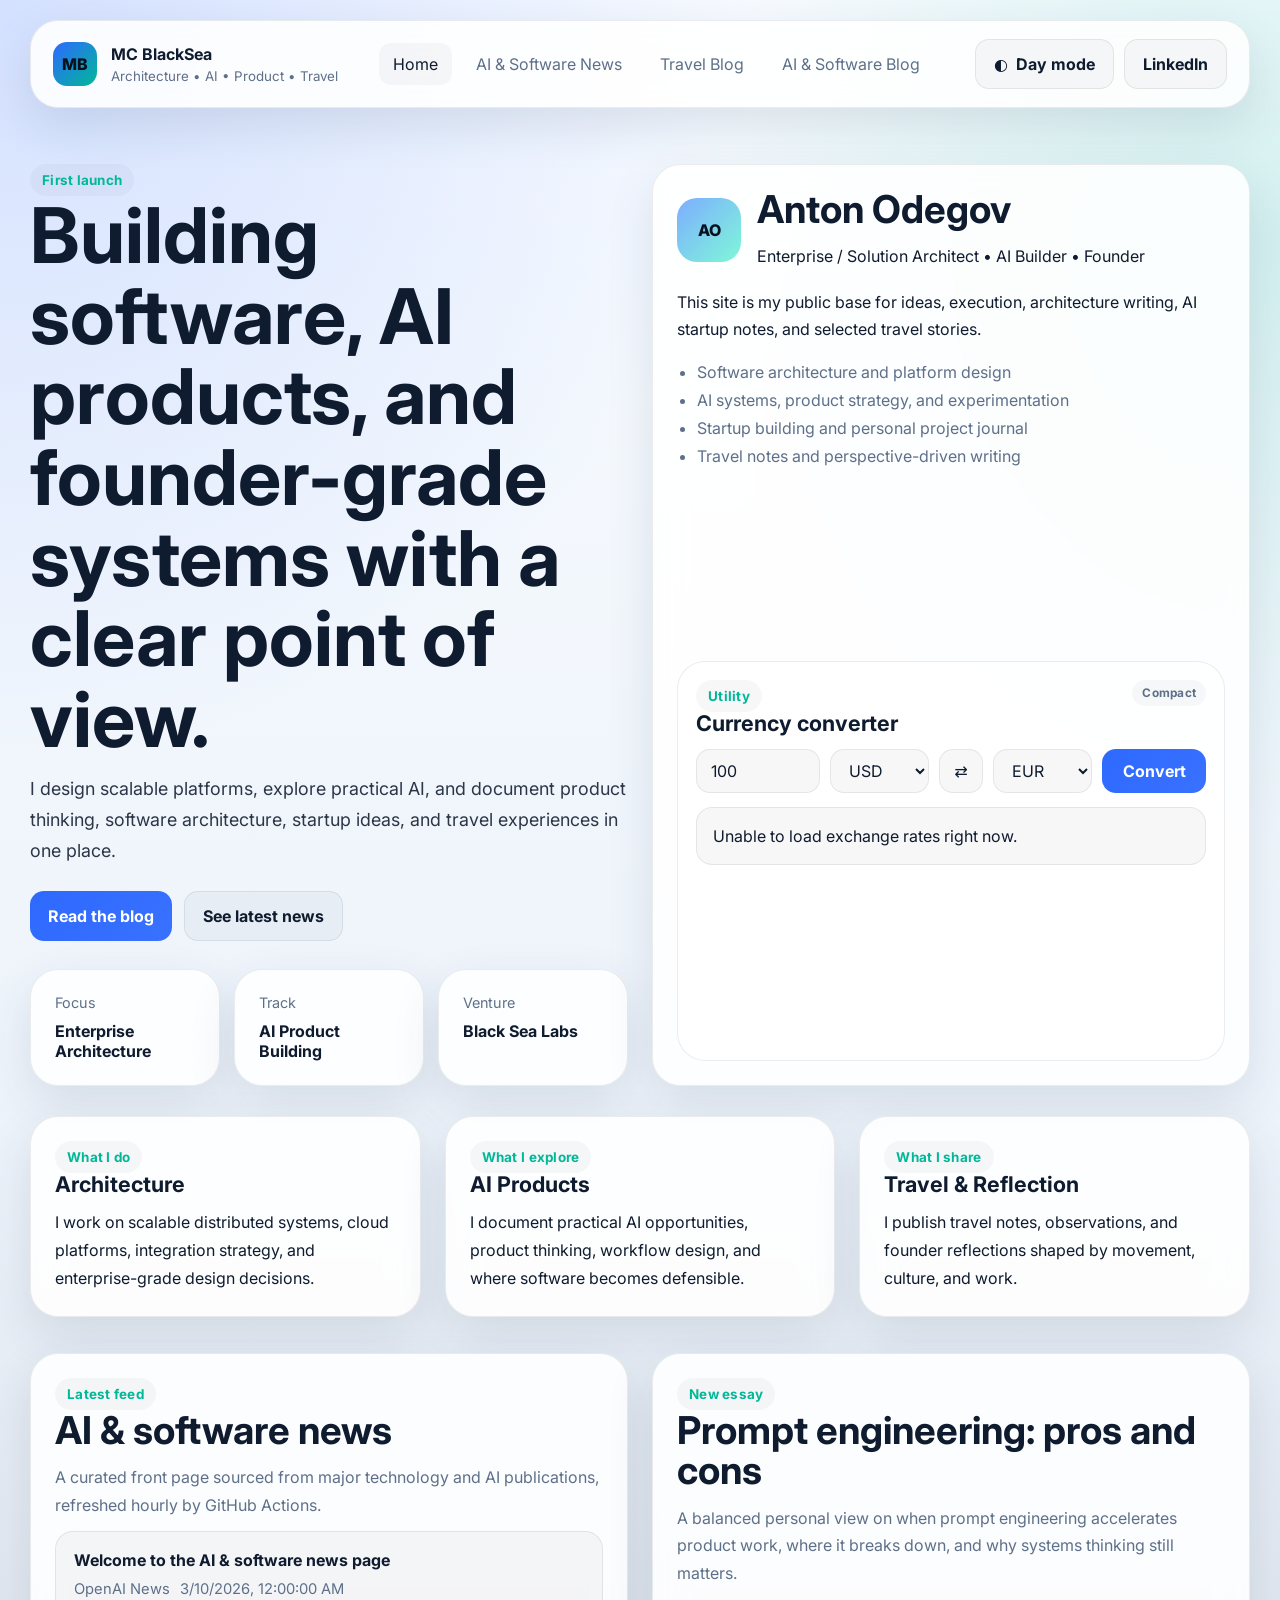
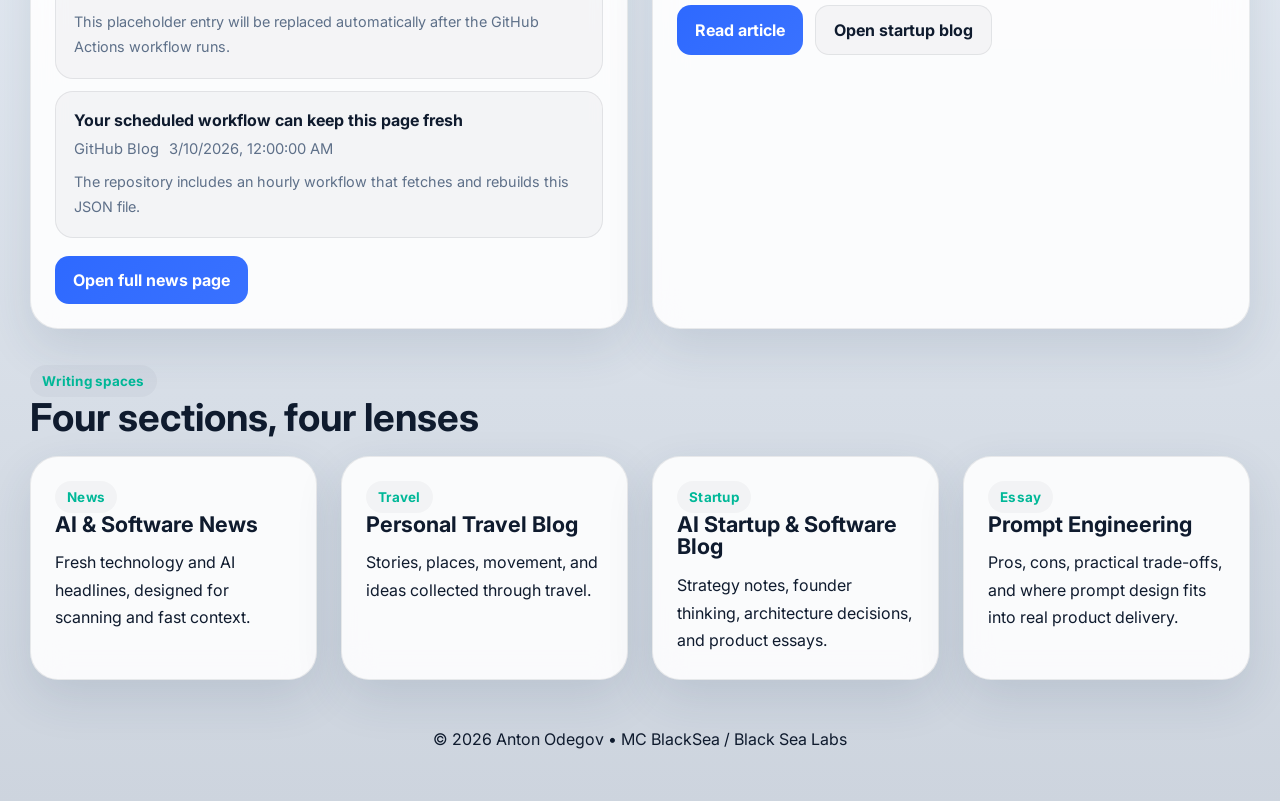
<file: index.html>
<!DOCTYPE html>
<html lang="en" data-theme="dark">
<head>
  <meta charset="UTF-8" />
  <meta name="viewport" content="width=device-width, initial-scale=1.0" />
  <title>Anton Odegov | Architect, AI Builder, Founder</title>
  <meta name="description" content="Personal website of Anton Odegov — enterprise architecture, AI products, software strategy, travel notes, and startup thinking." />
  <link rel="preconnect" href="https://fonts.googleapis.com">
  <link rel="preconnect" href="https://fonts.gstatic.com" crossorigin>
  <link href="https://fonts.googleapis.com/css2?family=Inter:wght@400;500;600;700;800&display=swap" rel="stylesheet">
  <link rel="stylesheet" href="assets/styles.css" />
</head>
<body>
  <div class="site-shell">
    <header class="site-header glass">
      <a class="brand" href="index.html">
        <span class="brand-mark">MB</span>
        <span>
          <strong>MC BlackSea</strong>
          <small>Architecture • AI • Product • Travel</small>
        </span>
      </a>
      <nav class="main-nav">
        <a href="index.html" class="active">Home</a>
        <a href="news.html">AI & Software News</a>
        <a href="travel.html">Travel Blog</a>
        <a href="startup.html">AI & Software Blog</a>
      </nav>
      <div class="header-actions">
        <button class="theme-toggle button button-ghost" type="button" id="themeToggle" aria-label="Toggle day and night mode">
          <span class="theme-toggle-icon">◐</span>
          <span id="themeToggleText">Night mode</span>
        </button>
        <a class="button button-ghost" href="https://www.linkedin.com/in/anton-odegov/" target="_blank" rel="noreferrer">LinkedIn</a>
      </div>
    </header>

    <main>
      <section class="hero grid-2">
        <div>
          <div class="eyebrow">First launch</div>
          <h1>Building software, AI products, and founder-grade systems with a clear point of view.</h1>
          <p class="lead">
            I design scalable platforms, explore practical AI, and document product thinking, software architecture,
            startup ideas, and travel experiences in one place.
          </p>
          <div class="hero-actions">
            <a class="button" href="startup.html">Read the blog</a>
            <a class="button button-ghost" href="news.html">See latest news</a>
          </div>
          <div class="hero-metrics">
            <div class="metric-card glass"><span>Focus</span><strong>Enterprise Architecture</strong></div>
            <div class="metric-card glass"><span>Track</span><strong>AI Product Building</strong></div>
            <div class="metric-card glass"><span>Venture</span><strong>Black Sea Labs</strong></div>
          </div>
        </div>
        <aside class="profile-card glass hero-side-stack">
          <div>
            <div class="profile-top">
              <div class="avatar">AO</div>
              <div>
                <h2>Anton Odegov</h2>
                <p>Enterprise / Solution Architect • AI Builder • Founder</p>
              </div>
            </div>
            <p>
              This site is my public base for ideas, execution, architecture writing, AI startup notes, and selected travel stories.
            </p>
            <ul class="check-list">
              <li>Software architecture and platform design</li>
              <li>AI systems, product strategy, and experimentation</li>
              <li>Startup building and personal project journal</li>
              <li>Travel notes and perspective-driven writing</li>
            </ul>
          </div>

          <section class="mini-converter card subtle-panel compact-converter">
            <div class="panel-head">
              <div>
                <div class="card-kicker">Utility</div>
                <h3>Currency converter</h3>
              </div>
              <span class="tiny-pill">Compact</span>
            </div>
            <form id="converter-form" class="compact-converter-form">
              <div class="inline-fields">
                <input id="amount" type="number" value="100" min="0" step="0.01" aria-label="Amount" />
                <select id="fromCurrency" aria-label="From currency"></select>
                <button class="swap-button" id="swapCurrencies" type="button" aria-label="Swap currencies">⇄</button>
                <select id="toCurrency" aria-label="To currency"></select>
                <button class="button compact-button" type="submit">Convert</button>
              </div>
            </form>
            <div id="converterResult" class="compact-result">Loading latest rates…</div>
            <p class="small muted" id="converterMeta"></p>
          </section>
        </aside>
      </section>

      <section class="section grid-3">
        <article class="card glass feature-card">
          <div class="card-kicker">What I do</div>
          <h3>Architecture</h3>
          <p>I work on scalable distributed systems, cloud platforms, integration strategy, and enterprise-grade design decisions.</p>
        </article>
        <article class="card glass feature-card">
          <div class="card-kicker">What I explore</div>
          <h3>AI Products</h3>
          <p>I document practical AI opportunities, product thinking, workflow design, and where software becomes defensible.</p>
        </article>
        <article class="card glass feature-card">
          <div class="card-kicker">What I share</div>
          <h3>Travel & Reflection</h3>
          <p>I publish travel notes, observations, and founder reflections shaped by movement, culture, and work.</p>
        </article>
      </section>

      <section class="section grid-2">
        <article class="card glass">
          <div class="card-kicker">Latest feed</div>
          <h2>AI & software news</h2>
          <p class="muted">A curated front page sourced from major technology and AI publications, refreshed hourly by GitHub Actions.</p>
          <div id="newsPreview" class="news-preview-list"></div>
          <div class="button-row top-gap">
            <a class="button" href="news.html">Open full news page</a>
          </div>
        </article>

        <article class="card glass featured-essay">
          <div class="card-kicker">New essay</div>
          <h2>Prompt engineering: pros and cons</h2>
          <p class="muted">A balanced personal view on when prompt engineering accelerates product work, where it breaks down, and why systems thinking still matters.</p>
          <div class="button-row top-gap">
            <a class="button" href="prompt-engineering-pros-and-cons.html">Read article</a>
            <a class="button button-ghost" href="startup.html">Open startup blog</a>
          </div>
        </article>
      </section>

      <section class="section">
        <div class="section-head">
          <div>
            <div class="eyebrow">Writing spaces</div>
            <h2>Four sections, four lenses</h2>
          </div>
        </div>
        <div class="grid-4 cards-grid-4">
          <a class="card glass page-tile" href="news.html">
            <span class="tile-tag">News</span>
            <h3>AI & Software News</h3>
            <p>Fresh technology and AI headlines, designed for scanning and fast context.</p>
          </a>
          <a class="card glass page-tile" href="travel.html">
            <span class="tile-tag">Travel</span>
            <h3>Personal Travel Blog</h3>
            <p>Stories, places, movement, and ideas collected through travel.</p>
          </a>
          <a class="card glass page-tile" href="startup.html">
            <span class="tile-tag">Startup</span>
            <h3>AI Startup & Software Blog</h3>
            <p>Strategy notes, founder thinking, architecture decisions, and product essays.</p>
          </a>
          <a class="card glass page-tile" href="prompt-engineering-pros-and-cons.html">
            <span class="tile-tag">Essay</span>
            <h3>Prompt Engineering</h3>
            <p>Pros, cons, practical trade-offs, and where prompt design fits into real product delivery.</p>
          </a>
        </div>
      </section>
    </main>

    <footer class="site-footer">
      <p>© <span id="year"></span> Anton Odegov • MC BlackSea / Black Sea Labs</p>
    </footer>
  </div>

  <script src="assets/script.js"></script>
</body>
</html>
</file>
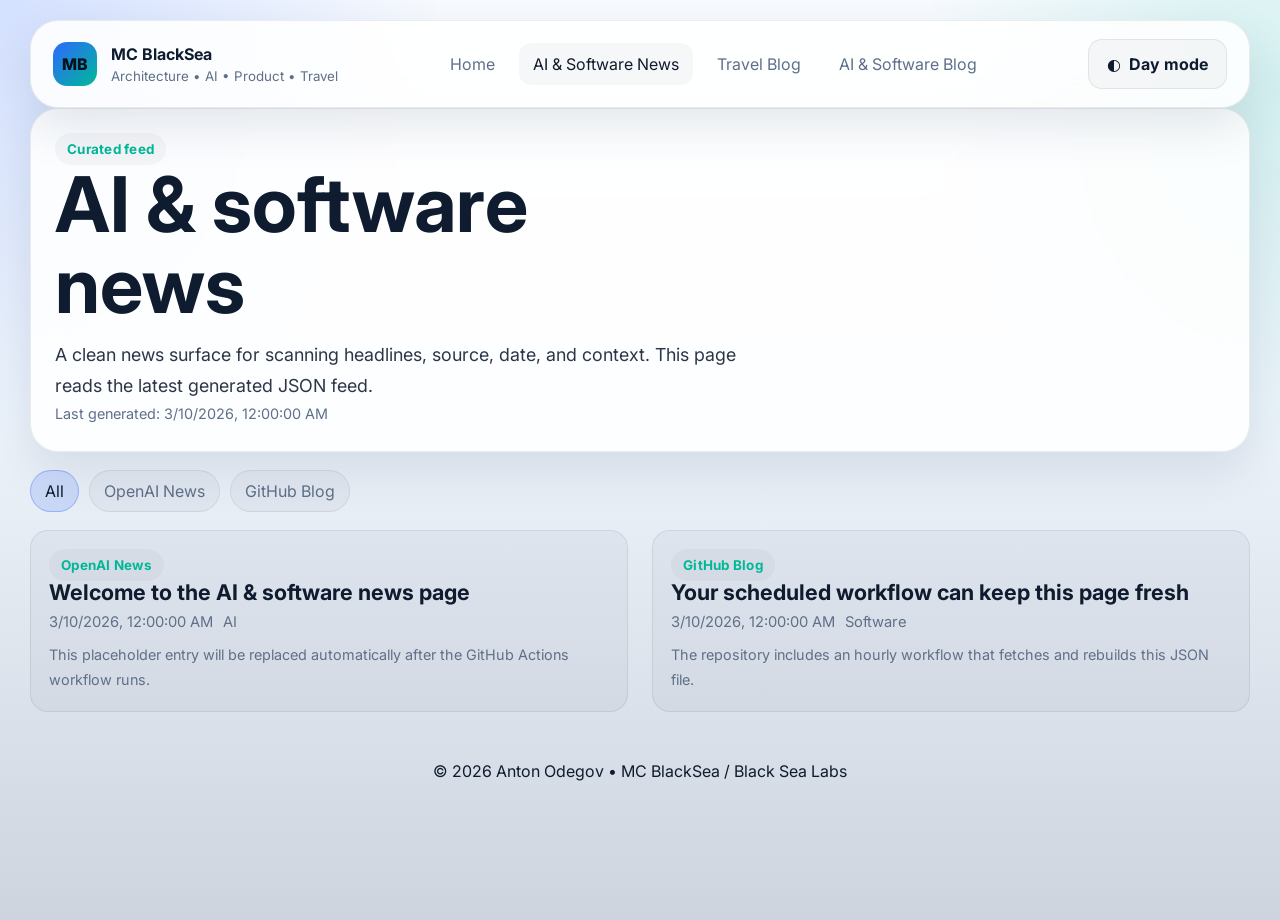
<file: news.html>
<!DOCTYPE html>
<html lang="en" data-theme="dark">
<head>
  <meta charset="UTF-8" />
  <meta name="viewport" content="width=device-width, initial-scale=1.0" />
  <title>AI & Software News | MC BlackSea</title>
  <meta name="description" content="AI and software news, refreshed from curated feeds and published on GitHub Pages." />
  <link rel="preconnect" href="https://fonts.googleapis.com">
  <link rel="preconnect" href="https://fonts.gstatic.com" crossorigin>
  <link href="https://fonts.googleapis.com/css2?family=Inter:wght@400;500;600;700;800&display=swap" rel="stylesheet">
  <link rel="stylesheet" href="assets/styles.css" />
</head>
<body>
  <div class="site-shell">
    <header class="site-header glass">
      <a class="brand" href="index.html">
        <span class="brand-mark">MB</span>
        <span><strong>MC BlackSea</strong><small>Architecture • AI • Product • Travel</small></span>
      </a>
      <nav class="main-nav">
        <a href="index.html">Home</a>
        <a href="news.html" class="active">AI & Software News</a>
        <a href="travel.html">Travel Blog</a>
        <a href="startup.html">AI & Software Blog</a>
      </nav>
      <div class="header-actions">
        <button class="theme-toggle button button-ghost" type="button" id="themeToggle" aria-label="Toggle day and night mode">
          <span class="theme-toggle-icon">◐</span>
          <span id="themeToggleText">Night mode</span>
        </button>
      </div>
    </header>

    <main>
      <section class="page-hero glass">
        <div class="eyebrow">Curated feed</div>
        <h1>AI & software news</h1>
        <p class="lead">A clean news surface for scanning headlines, source, date, and context. This page reads the latest generated JSON feed.</p>
        <p class="small muted" id="newsUpdatedAt">Loading refresh time…</p>
      </section>

      <section class="section">
        <div id="newsFilters" class="chip-row"></div>
        <div id="newsGrid" class="news-grid"></div>
      </section>
    </main>

    <footer class="site-footer">
      <p>© <span id="year"></span> Anton Odegov • MC BlackSea / Black Sea Labs</p>
    </footer>
  </div>

  <script src="assets/script.js"></script>
</body>
</html>
</file>
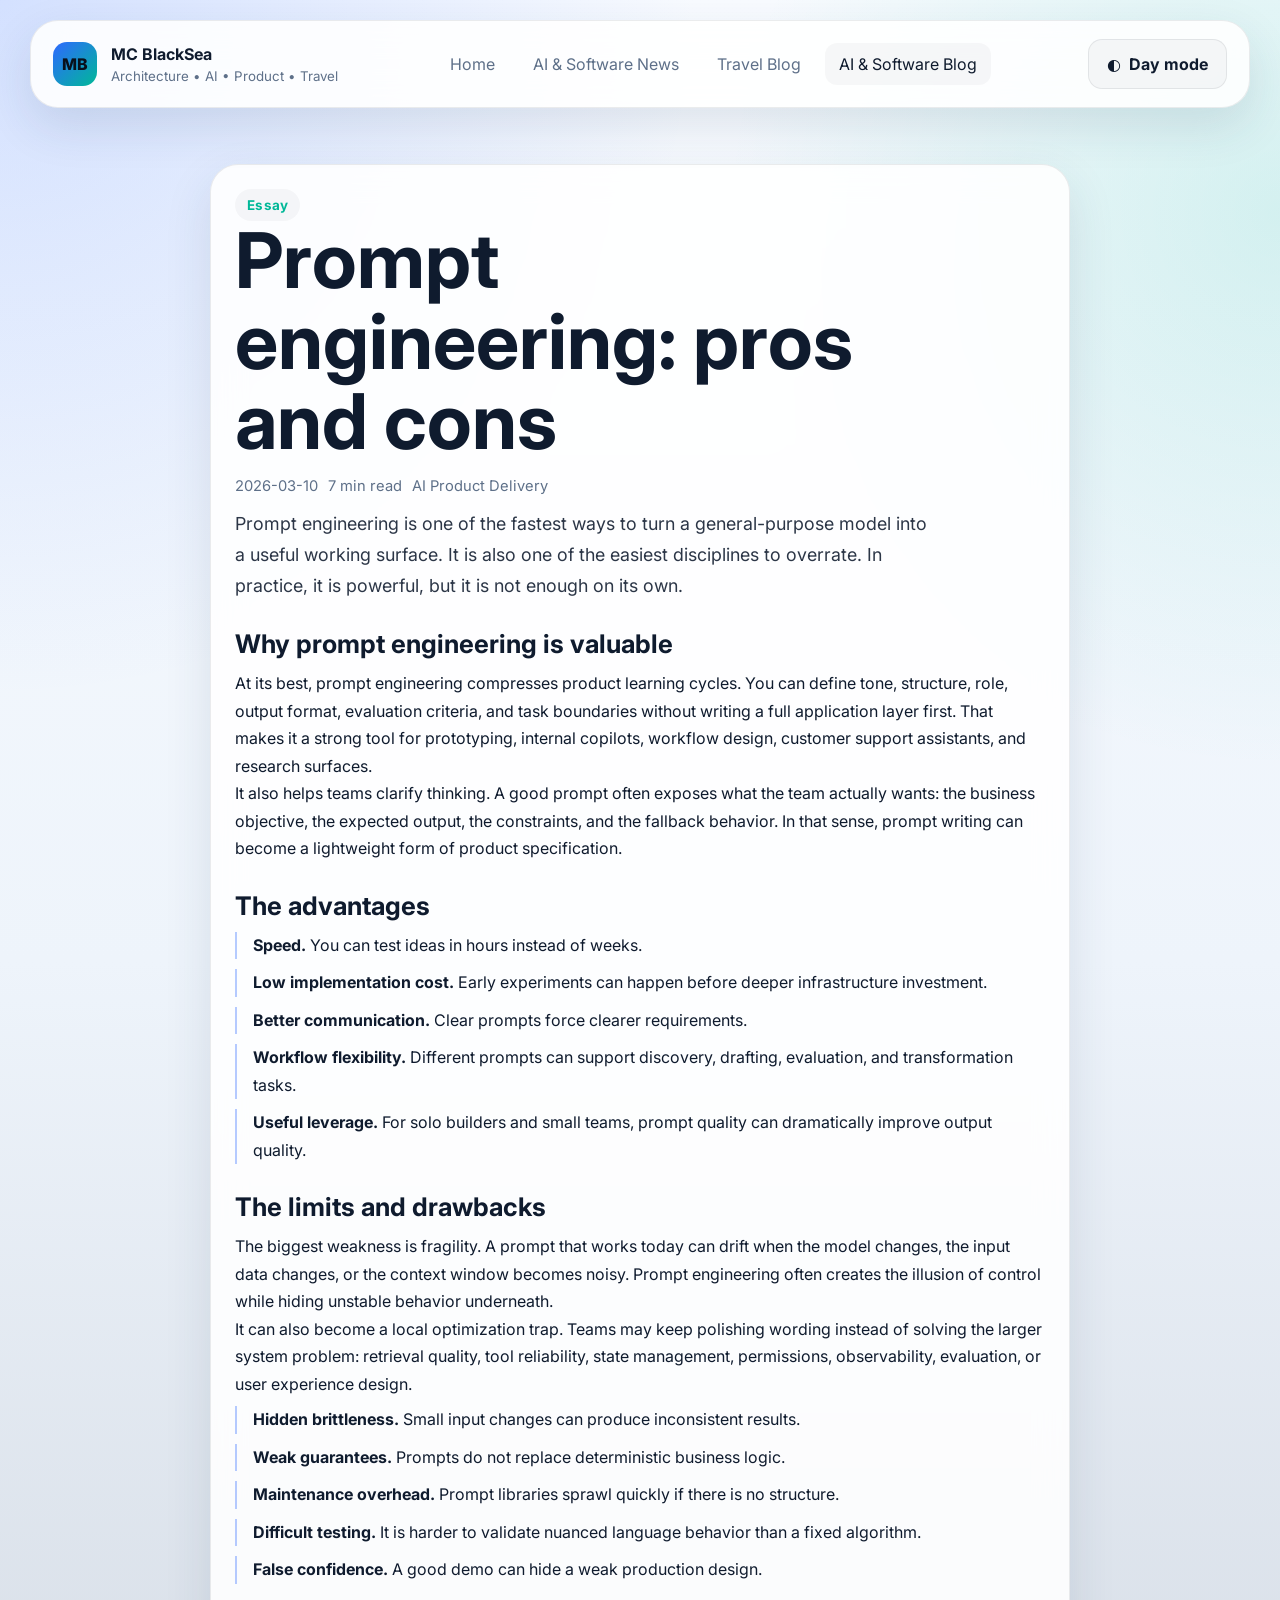
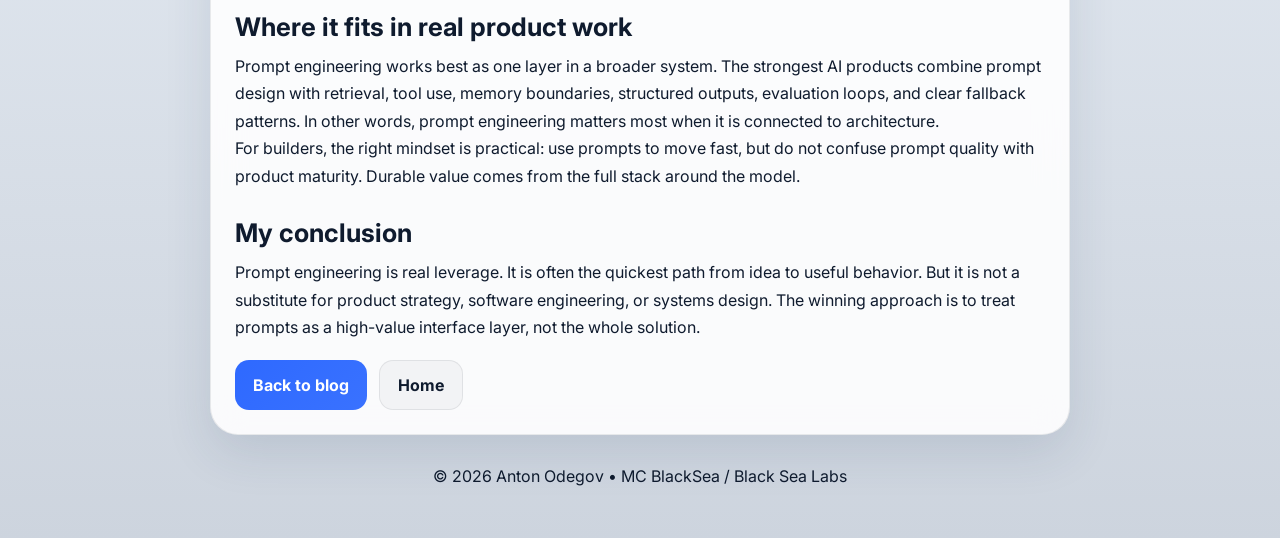
<file: prompt-engineering-pros-and-cons.html>
<!DOCTYPE html>
<html lang="en" data-theme="dark">
<head>
  <meta charset="UTF-8" />
  <meta name="viewport" content="width=device-width, initial-scale=1.0" />
  <title>Prompt Engineering: Pros and Cons | MC BlackSea</title>
  <meta name="description" content="A practical article on the strengths and weaknesses of prompt engineering in real software and AI product work." />
  <link rel="preconnect" href="https://fonts.googleapis.com">
  <link rel="preconnect" href="https://fonts.gstatic.com" crossorigin>
  <link href="https://fonts.googleapis.com/css2?family=Inter:wght@400;500;600;700;800&display=swap" rel="stylesheet">
  <link rel="stylesheet" href="assets/styles.css" />
</head>
<body>
  <div class="site-shell">
    <header class="site-header glass">
      <a class="brand" href="index.html">
        <span class="brand-mark">MB</span>
        <span><strong>MC BlackSea</strong><small>Architecture • AI • Product • Travel</small></span>
      </a>
      <nav class="main-nav">
        <a href="index.html">Home</a>
        <a href="news.html">AI & Software News</a>
        <a href="travel.html">Travel Blog</a>
        <a href="startup.html" class="active">AI & Software Blog</a>
      </nav>
      <div class="header-actions">
        <button class="theme-toggle button button-ghost" type="button" id="themeToggle" aria-label="Toggle day and night mode">
          <span class="theme-toggle-icon">◐</span>
          <span id="themeToggleText">Night mode</span>
        </button>
      </div>
    </header>

    <main>
      <article class="article-shell glass">
        <div class="eyebrow">Essay</div>
        <h1>Prompt engineering: pros and cons</h1>
        <div class="meta-row article-meta"><span>2026-03-10</span><span>7 min read</span><span>AI Product Delivery</span></div>

        <p class="lead">Prompt engineering is one of the fastest ways to turn a general-purpose model into a useful working surface. It is also one of the easiest disciplines to overrate. In practice, it is powerful, but it is not enough on its own.</p>

        <h2>Why prompt engineering is valuable</h2>
        <p>At its best, prompt engineering compresses product learning cycles. You can define tone, structure, role, output format, evaluation criteria, and task boundaries without writing a full application layer first. That makes it a strong tool for prototyping, internal copilots, workflow design, customer support assistants, and research surfaces.</p>
        <p>It also helps teams clarify thinking. A good prompt often exposes what the team actually wants: the business objective, the expected output, the constraints, and the fallback behavior. In that sense, prompt writing can become a lightweight form of product specification.</p>

        <h2>The advantages</h2>
        <div class="article-list">
          <p><strong>Speed.</strong> You can test ideas in hours instead of weeks.</p>
          <p><strong>Low implementation cost.</strong> Early experiments can happen before deeper infrastructure investment.</p>
          <p><strong>Better communication.</strong> Clear prompts force clearer requirements.</p>
          <p><strong>Workflow flexibility.</strong> Different prompts can support discovery, drafting, evaluation, and transformation tasks.</p>
          <p><strong>Useful leverage.</strong> For solo builders and small teams, prompt quality can dramatically improve output quality.</p>
        </div>

        <h2>The limits and drawbacks</h2>
        <p>The biggest weakness is fragility. A prompt that works today can drift when the model changes, the input data changes, or the context window becomes noisy. Prompt engineering often creates the illusion of control while hiding unstable behavior underneath.</p>
        <p>It can also become a local optimization trap. Teams may keep polishing wording instead of solving the larger system problem: retrieval quality, tool reliability, state management, permissions, observability, evaluation, or user experience design.</p>
        <div class="article-list">
          <p><strong>Hidden brittleness.</strong> Small input changes can produce inconsistent results.</p>
          <p><strong>Weak guarantees.</strong> Prompts do not replace deterministic business logic.</p>
          <p><strong>Maintenance overhead.</strong> Prompt libraries sprawl quickly if there is no structure.</p>
          <p><strong>Difficult testing.</strong> It is harder to validate nuanced language behavior than a fixed algorithm.</p>
          <p><strong>False confidence.</strong> A good demo can hide a weak production design.</p>
        </div>

        <h2>Where it fits in real product work</h2>
        <p>Prompt engineering works best as one layer in a broader system. The strongest AI products combine prompt design with retrieval, tool use, memory boundaries, structured outputs, evaluation loops, and clear fallback patterns. In other words, prompt engineering matters most when it is connected to architecture.</p>
        <p>For builders, the right mindset is practical: use prompts to move fast, but do not confuse prompt quality with product maturity. Durable value comes from the full stack around the model.</p>

        <h2>My conclusion</h2>
        <p>Prompt engineering is real leverage. It is often the quickest path from idea to useful behavior. But it is not a substitute for product strategy, software engineering, or systems design. The winning approach is to treat prompts as a high-value interface layer, not the whole solution.</p>

        <div class="button-row top-gap">
          <a class="button" href="startup.html">Back to blog</a>
          <a class="button button-ghost" href="index.html">Home</a>
        </div>
      </article>
    </main>

    <footer class="site-footer">
      <p>© <span id="year"></span> Anton Odegov • MC BlackSea / Black Sea Labs</p>
    </footer>
  </div>

  <script src="assets/script.js"></script>
</body>
</html>
</file>
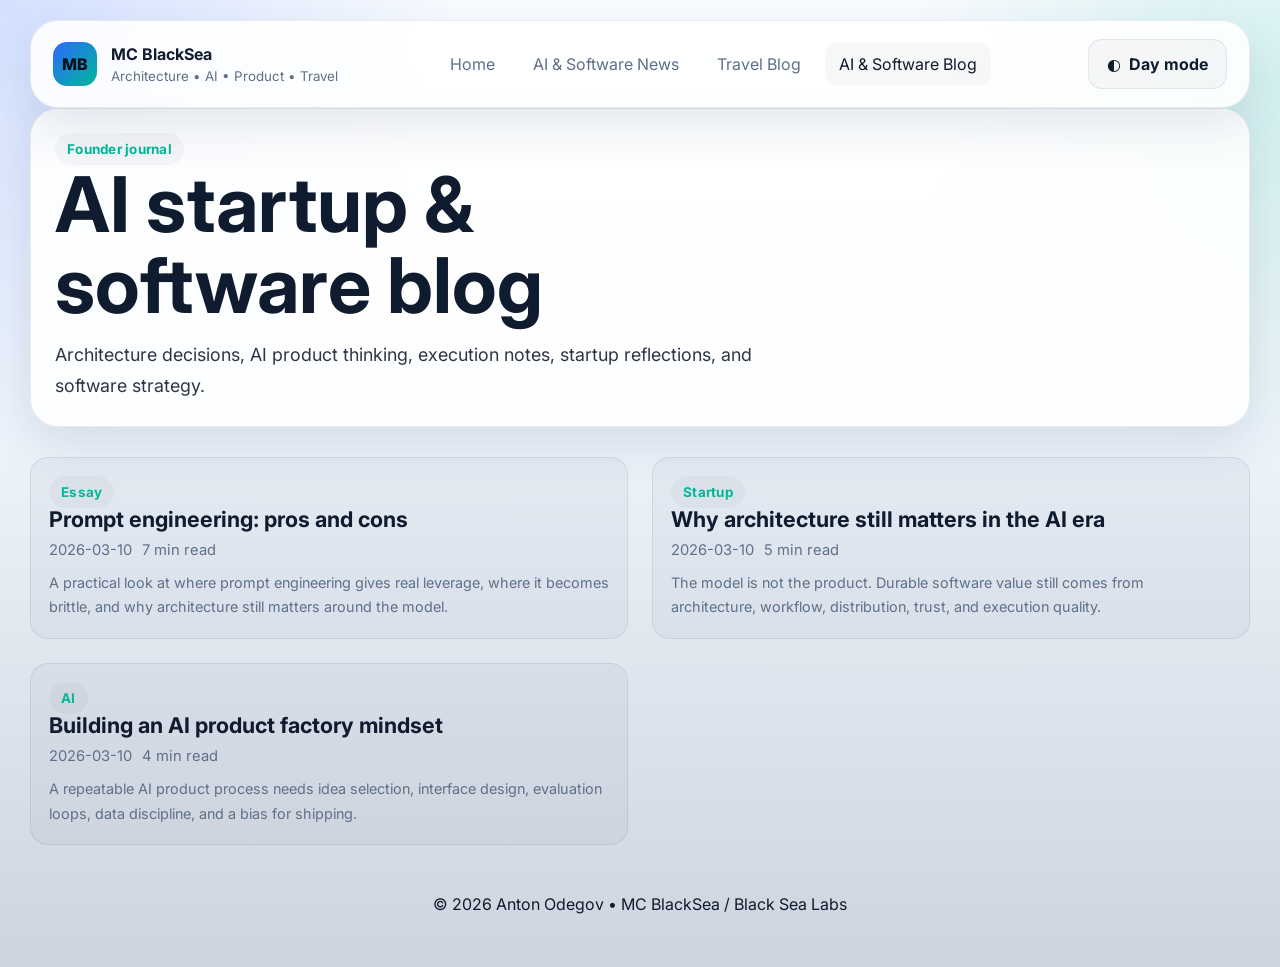
<file: startup.html>
<!DOCTYPE html>
<html lang="en" data-theme="dark">
<head>
  <meta charset="UTF-8" />
  <meta name="viewport" content="width=device-width, initial-scale=1.0" />
  <title>AI Startup & Software Blog | MC BlackSea</title>
  <meta name="description" content="AI startup and software blog of Anton Odegov." />
  <link rel="preconnect" href="https://fonts.googleapis.com">
  <link rel="preconnect" href="https://fonts.gstatic.com" crossorigin>
  <link href="https://fonts.googleapis.com/css2?family=Inter:wght@400;500;600;700;800&display=swap" rel="stylesheet">
  <link rel="stylesheet" href="assets/styles.css" />
</head>
<body>
  <div class="site-shell">
    <header class="site-header glass">
      <a class="brand" href="index.html">
        <span class="brand-mark">MB</span>
        <span><strong>MC BlackSea</strong><small>Architecture • AI • Product • Travel</small></span>
      </a>
      <nav class="main-nav">
        <a href="index.html">Home</a>
        <a href="news.html">AI & Software News</a>
        <a href="travel.html">Travel Blog</a>
        <a href="startup.html" class="active">AI & Software Blog</a>
      </nav>
      <div class="header-actions">
        <button class="theme-toggle button button-ghost" type="button" id="themeToggle" aria-label="Toggle day and night mode">
          <span class="theme-toggle-icon">◐</span>
          <span id="themeToggleText">Night mode</span>
        </button>
      </div>
    </header>

    <main>
      <section class="page-hero glass">
        <div class="eyebrow">Founder journal</div>
        <h1>AI startup & software blog</h1>
        <p class="lead">Architecture decisions, AI product thinking, execution notes, startup reflections, and software strategy.</p>
      </section>
      <section class="section">
        <div id="startupGrid" class="post-grid"></div>
      </section>
    </main>

    <footer class="site-footer">
      <p>© <span id="year"></span> Anton Odegov • MC BlackSea / Black Sea Labs</p>
    </footer>
  </div>

  <script src="assets/script.js"></script>
</body>
</html>
</file>
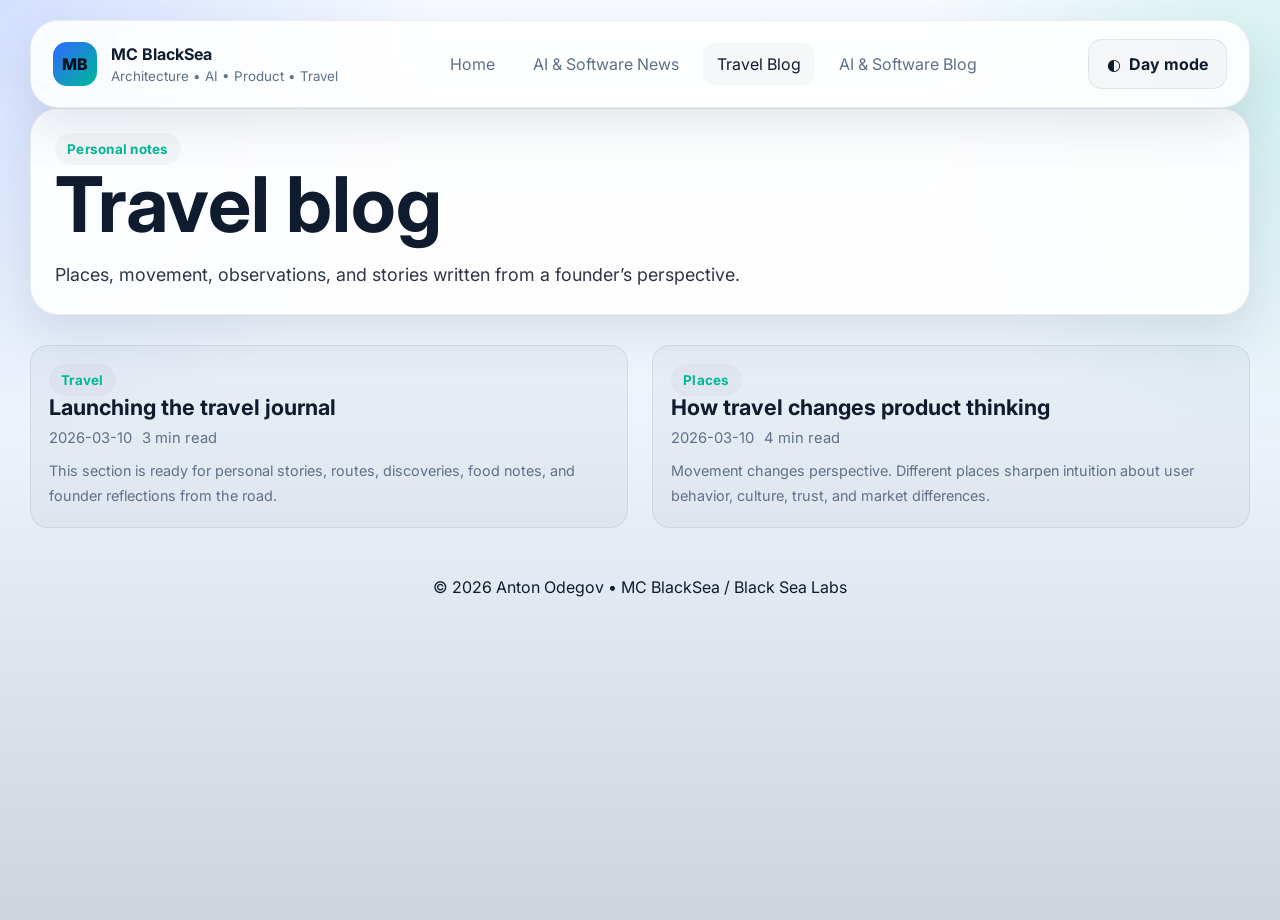
<file: travel.html>
<!DOCTYPE html>
<html lang="en" data-theme="dark">
<head>
  <meta charset="UTF-8" />
  <meta name="viewport" content="width=device-width, initial-scale=1.0" />
  <title>Travel Blog | MC BlackSea</title>
  <meta name="description" content="Personal travel blog of Anton Odegov." />
  <link rel="preconnect" href="https://fonts.googleapis.com">
  <link rel="preconnect" href="https://fonts.gstatic.com" crossorigin>
  <link href="https://fonts.googleapis.com/css2?family=Inter:wght@400;500;600;700;800&display=swap" rel="stylesheet">
  <link rel="stylesheet" href="assets/styles.css" />
</head>
<body>
  <div class="site-shell">
    <header class="site-header glass">
      <a class="brand" href="index.html">
        <span class="brand-mark">MB</span>
        <span><strong>MC BlackSea</strong><small>Architecture • AI • Product • Travel</small></span>
      </a>
      <nav class="main-nav">
        <a href="index.html">Home</a>
        <a href="news.html">AI & Software News</a>
        <a href="travel.html" class="active">Travel Blog</a>
        <a href="startup.html">AI & Software Blog</a>
      </nav>
      <div class="header-actions">
        <button class="theme-toggle button button-ghost" type="button" id="themeToggle" aria-label="Toggle day and night mode">
          <span class="theme-toggle-icon">◐</span>
          <span id="themeToggleText">Night mode</span>
        </button>
      </div>
    </header>

    <main>
      <section class="page-hero glass">
        <div class="eyebrow">Personal notes</div>
        <h1>Travel blog</h1>
        <p class="lead">Places, movement, observations, and stories written from a founder’s perspective.</p>
      </section>
      <section class="section">
        <div id="travelGrid" class="post-grid"></div>
      </section>
    </main>

    <footer class="site-footer">
      <p>© <span id="year"></span> Anton Odegov • MC BlackSea / Black Sea Labs</p>
    </footer>
  </div>

  <script src="assets/script.js"></script>
</body>
</html>
</file>
<file: assets/styles.css>
:root {
  --bg: #07111f;
  --bg-2: #0c1728;
  --bg-soft: rgba(14, 23, 39, 0.72);
  --card: rgba(13, 23, 38, 0.78);
  --card-2: rgba(255, 255, 255, 0.03);
  --line: rgba(255, 255, 255, 0.08);
  --line-strong: rgba(255, 255, 255, 0.14);
  --text: #e9f1fb;
  --muted: #9eb0c8;
  --accent: #76a8ff;
  --accent-2: #77f7d5;
  --accent-3: #c6d6ff;
  --shadow: 0 20px 60px rgba(0, 0, 0, 0.35);
  --radius-xl: 28px;
  --radius-lg: 22px;
  --radius-md: 16px;
  --container: 1220px;
}

html[data-theme="light"] {
  --bg: #eef4fb;
  --bg-2: #f8fbff;
  --bg-soft: rgba(255, 255, 255, 0.9);
  --card: rgba(255, 255, 255, 0.88);
  --card-2: rgba(7, 17, 31, 0.03);
  --line: rgba(7, 17, 31, 0.08);
  --line-strong: rgba(7, 17, 31, 0.14);
  --text: #0f1b2e;
  --muted: #5e7089;
  --accent: #2e69ff;
  --accent-2: #00b898;
  --accent-3: #204699;
  --shadow: 0 18px 48px rgba(35, 58, 88, 0.12);
}

* { box-sizing: border-box; }
html { scroll-behavior: smooth; }
body {
  margin: 0;
  font-family: 'Inter', system-ui, sans-serif;
  background:
    radial-gradient(circle at 0% 0%, color-mix(in srgb, var(--accent) 18%, transparent), transparent 28%),
    radial-gradient(circle at 100% 10%, color-mix(in srgb, var(--accent-2) 14%, transparent), transparent 24%),
    linear-gradient(180deg, var(--bg-2), var(--bg) 45%, color-mix(in srgb, var(--bg) 85%, #12203a));
  color: var(--text);
  min-height: 100vh;
  transition: background .25s ease, color .25s ease;
}

a { color: inherit; text-decoration: none; }
img { max-width: 100%; display: block; }
button, input, select { font: inherit; }
input, select, button { outline: none; }
input:focus, select:focus, button:focus, a:focus {
  box-shadow: 0 0 0 4px color-mix(in srgb, var(--accent) 22%, transparent);
}

.site-shell {
  width: min(calc(100% - 32px), var(--container));
  margin: 20px auto 40px;
}

.glass {
  background: var(--card);
  backdrop-filter: blur(16px);
  border: 1px solid var(--line);
  box-shadow: var(--shadow);
}

.site-header {
  position: sticky;
  top: 16px;
  z-index: 20;
  display: flex;
  align-items: center;
  justify-content: space-between;
  gap: 20px;
  padding: 18px 22px;
  border-radius: var(--radius-xl);
}

.brand {
  display: flex;
  align-items: center;
  gap: 14px;
  min-width: 0;
}

.brand-mark {
  width: 44px;
  height: 44px;
  display: grid;
  place-items: center;
  border-radius: 14px;
  background: linear-gradient(135deg, var(--accent), var(--accent-2));
  color: #08101c;
  font-weight: 800;
  flex: 0 0 auto;
}

.brand strong, .brand small { display: block; }
.brand small { color: var(--muted); margin-top: 4px; }

.main-nav, .header-actions {
  display: flex;
  gap: 10px;
  flex-wrap: wrap;
  align-items: center;
}

.main-nav a {
  padding: 11px 14px;
  border-radius: 12px;
  color: var(--muted);
}

.main-nav a.active,
.main-nav a:hover {
  background: var(--card-2);
  color: var(--text);
}

.hero,
.grid-2,
.grid-3,
.grid-4,
.post-grid,
.news-grid {
  display: grid;
  gap: 24px;
}

.hero {
  grid-template-columns: 1.25fr 0.85fr;
  align-items: stretch;
  padding: 56px 0 12px;
}

.grid-2 { grid-template-columns: repeat(2, minmax(0, 1fr)); }
.grid-3 { grid-template-columns: repeat(3, minmax(0, 1fr)); }
.grid-4 { grid-template-columns: repeat(4, minmax(0, 1fr)); }

.eyebrow, .card-kicker, .tile-tag, .tiny-pill {
  display: inline-flex;
  align-items: center;
  gap: 8px;
  padding: 8px 12px;
  border-radius: 999px;
  background: var(--card-2);
  color: var(--accent-2);
  font-size: 0.84rem;
  font-weight: 700;
  letter-spacing: 0.02em;
}

.tiny-pill {
  padding: 6px 10px;
  font-size: .74rem;
  color: var(--muted);
}

h1, h2, h3 { margin: 0 0 14px; line-height: 1.05; }
h1 { font-size: clamp(2.6rem, 6vw, 5.2rem); max-width: 11ch; }
h2 { font-size: clamp(1.6rem, 3vw, 2.5rem); }
h3 { font-size: 1.35rem; }

p { margin: 0; color: var(--text); line-height: 1.72; }
.lead { color: color-mix(in srgb, var(--text) 88%, white); font-size: 1.12rem; max-width: 64ch; margin-top: 14px; }
.muted, .small { color: var(--muted); }
.small { font-size: 0.9rem; }

.hero-actions, .button-row {
  display: flex;
  gap: 12px;
  flex-wrap: wrap;
  margin-top: 24px;
}

.button {
  display: inline-flex;
  align-items: center;
  justify-content: center;
  gap: 8px;
  padding: 14px 18px;
  border-radius: 14px;
  background: linear-gradient(135deg, var(--accent), color-mix(in srgb, var(--accent) 76%, #5d8dff));
  color: white;
  font-weight: 700;
  border: none;
  cursor: pointer;
  transition: transform .15s ease, box-shadow .15s ease, background .2s ease;
}

.button:hover, .swap-button:hover { transform: translateY(-1px); }
.button-ghost {
  background: var(--card-2);
  color: var(--text);
  border: 1px solid var(--line);
}

.hero-metrics {
  display: grid;
  grid-template-columns: repeat(3, minmax(0, 1fr));
  gap: 14px;
  margin-top: 28px;
}

.metric-card,
.card,
.profile-card,
.page-hero,
.article-shell {
  border-radius: var(--radius-xl);
  padding: 24px;
}

.metric-card span {
  display: block;
  color: var(--muted);
  margin-bottom: 10px;
  font-size: 0.9rem;
}
.metric-card strong { font-size: 1rem; }

.profile-top {
  display: flex;
  align-items: center;
  gap: 16px;
  margin-bottom: 18px;
}

.avatar {
  width: 64px;
  height: 64px;
  border-radius: 20px;
  display: grid;
  place-items: center;
  font-weight: 800;
  background: linear-gradient(135deg, rgba(118,168,255,.95), rgba(119,247,213,.95));
  color: #07111f;
}

.hero-side-stack {
  display: grid;
  gap: 18px;
}

.check-list {
  padding-left: 20px;
  margin: 18px 0 0;
  color: var(--muted);
}
.check-list li + li { margin-top: 8px; }
.section { padding: 18px 0; }
.section-head { margin-bottom: 18px; }
.top-gap { margin-top: 18px; }

.subtle-panel {
  background: color-mix(in srgb, var(--card) 65%, transparent);
  border: 1px solid var(--line);
}
.panel-head {
  display: flex;
  justify-content: space-between;
  align-items: flex-start;
  gap: 12px;
  margin-bottom: 14px;
}

.compact-converter {
  padding: 18px;
}

.compact-converter h3 { margin-bottom: 0; }
.compact-converter-form { margin-top: 10px; }
.inline-fields {
  display: grid;
  grid-template-columns: minmax(88px, 1fr) minmax(78px, .8fr) 44px minmax(78px, .8fr) auto;
  gap: 10px;
  align-items: center;
}
.inline-fields input,
.inline-fields select {
  width: 100%;
  height: 44px;
  border-radius: 14px;
  border: 1px solid var(--line);
  background: var(--card-2);
  color: var(--text);
  padding: 0 14px;
}
.swap-button {
  width: 44px;
  height: 44px;
  border-radius: 14px;
  border: 1px solid var(--line);
  background: var(--card-2);
  color: var(--text);
  cursor: pointer;
}
.compact-button { min-width: 104px; padding: 12px 16px; }
.compact-result {
  margin-top: 14px;
  padding: 14px 16px;
  border-radius: 16px;
  background: var(--card-2);
  border: 1px solid var(--line);
  min-height: 58px;
  display: flex;
  align-items: center;
}

.news-preview-list,
.news-grid,
.post-grid { margin-top: 12px; }
.news-preview-item,
.news-card,
.post-card {
  display: block;
  padding: 18px;
  border-radius: 18px;
  border: 1px solid var(--line);
  background: var(--card-2);
  transition: transform .18s ease, border-color .18s ease, background .18s ease;
}
.news-preview-item + .news-preview-item { margin-top: 12px; }
.news-card h3, .post-card h3 { margin-bottom: 8px; }
.meta-row {
  display: flex;
  gap: 10px;
  flex-wrap: wrap;
  margin: 10px 0 12px;
  color: var(--muted);
  font-size: 0.92rem;
}

.chip-row {
  display: flex;
  gap: 10px;
  flex-wrap: wrap;
  margin-bottom: 18px;
}

.chip {
  padding: 10px 14px;
  border-radius: 999px;
  border: 1px solid var(--line);
  background: var(--card-2);
  color: var(--muted);
  cursor: pointer;
}

.chip.active {
  background: color-mix(in srgb, var(--accent) 16%, transparent);
  color: var(--text);
  border-color: color-mix(in srgb, var(--accent) 35%, transparent);
}

.news-grid, .post-grid {
  grid-template-columns: repeat(2, minmax(0, 1fr));
}

.page-tile:hover, .news-card:hover, .post-card:hover, .news-preview-item:hover {
  transform: translateY(-3px);
  border-color: color-mix(in srgb, var(--accent) 28%, transparent);
}

.article-shell {
  max-width: 860px;
  margin: 56px auto 0;
}
.article-shell h1 { max-width: 14ch; }
.article-shell h2 {
  margin-top: 30px;
  margin-bottom: 12px;
  font-size: clamp(1.35rem, 2vw, 1.8rem);
}
.article-meta { margin-top: 8px; }
.article-list { display: grid; gap: 10px; margin-top: 8px; }
.article-list p {
  padding-left: 16px;
  border-left: 2px solid color-mix(in srgb, var(--accent) 35%, transparent);
}

.site-footer {
  padding: 28px 0 8px;
  text-align: center;
  color: var(--muted);
}

@media (max-width: 1120px) {
  .grid-4, .cards-grid-4 { grid-template-columns: repeat(2, minmax(0, 1fr)); }
  .inline-fields { grid-template-columns: 1fr 1fr 44px 1fr auto; }
}

@media (max-width: 1024px) {
  .hero, .grid-2, .grid-3, .news-grid, .post-grid { grid-template-columns: 1fr; }
  .hero-metrics { grid-template-columns: 1fr; }
  h1 { max-width: none; }
  .site-header { position: static; flex-direction: column; align-items: flex-start; }
}

@media (max-width: 720px) {
  .site-shell { width: min(calc(100% - 20px), var(--container)); }
  .site-header, .card, .profile-card, .page-hero, .article-shell { padding: 18px; }
  .main-nav { display: grid; grid-template-columns: repeat(2, minmax(0, 1fr)); width: 100%; }
  .header-actions { width: 100%; }
  .theme-toggle { flex: 1 1 auto; }
  .grid-4, .cards-grid-4 { grid-template-columns: 1fr; }
  .inline-fields {
    grid-template-columns: 1fr 1fr;
  }
  .compact-button, .swap-button {
    width: 100%;
  }
}
</file>
